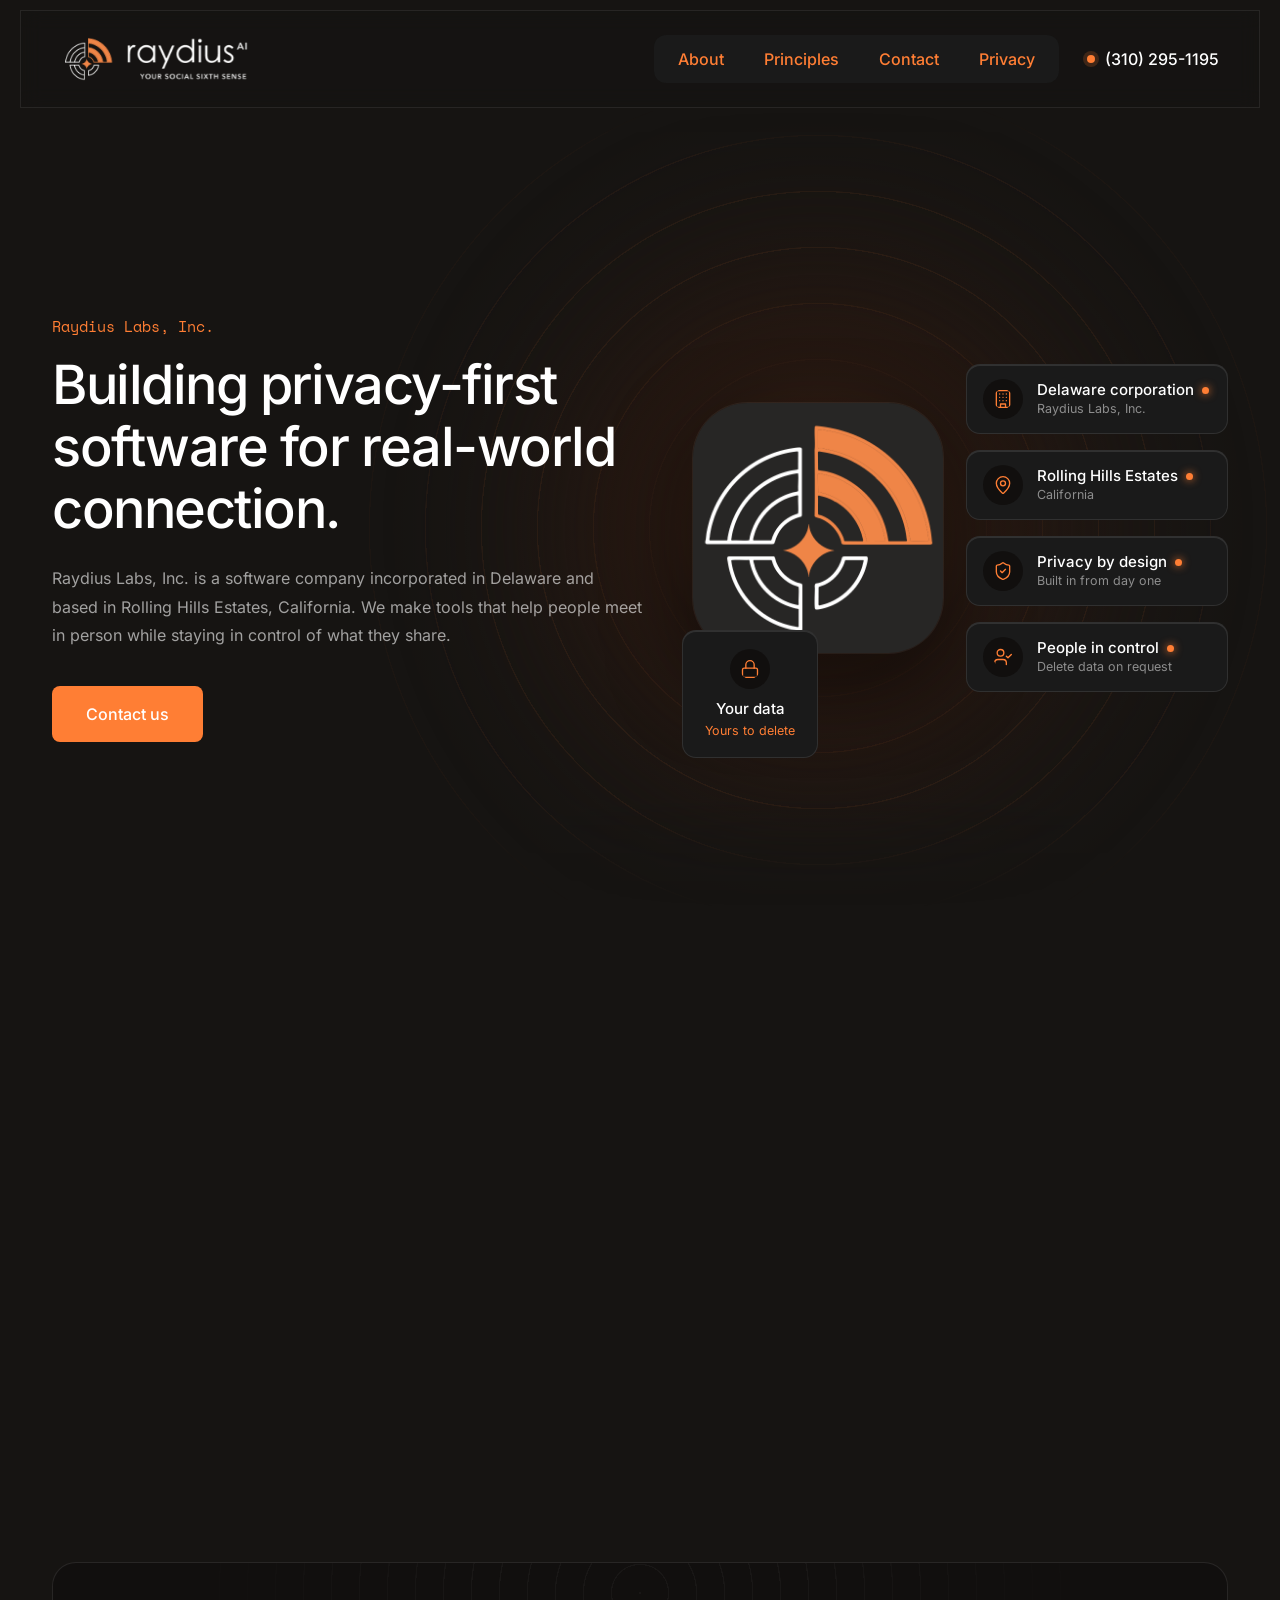
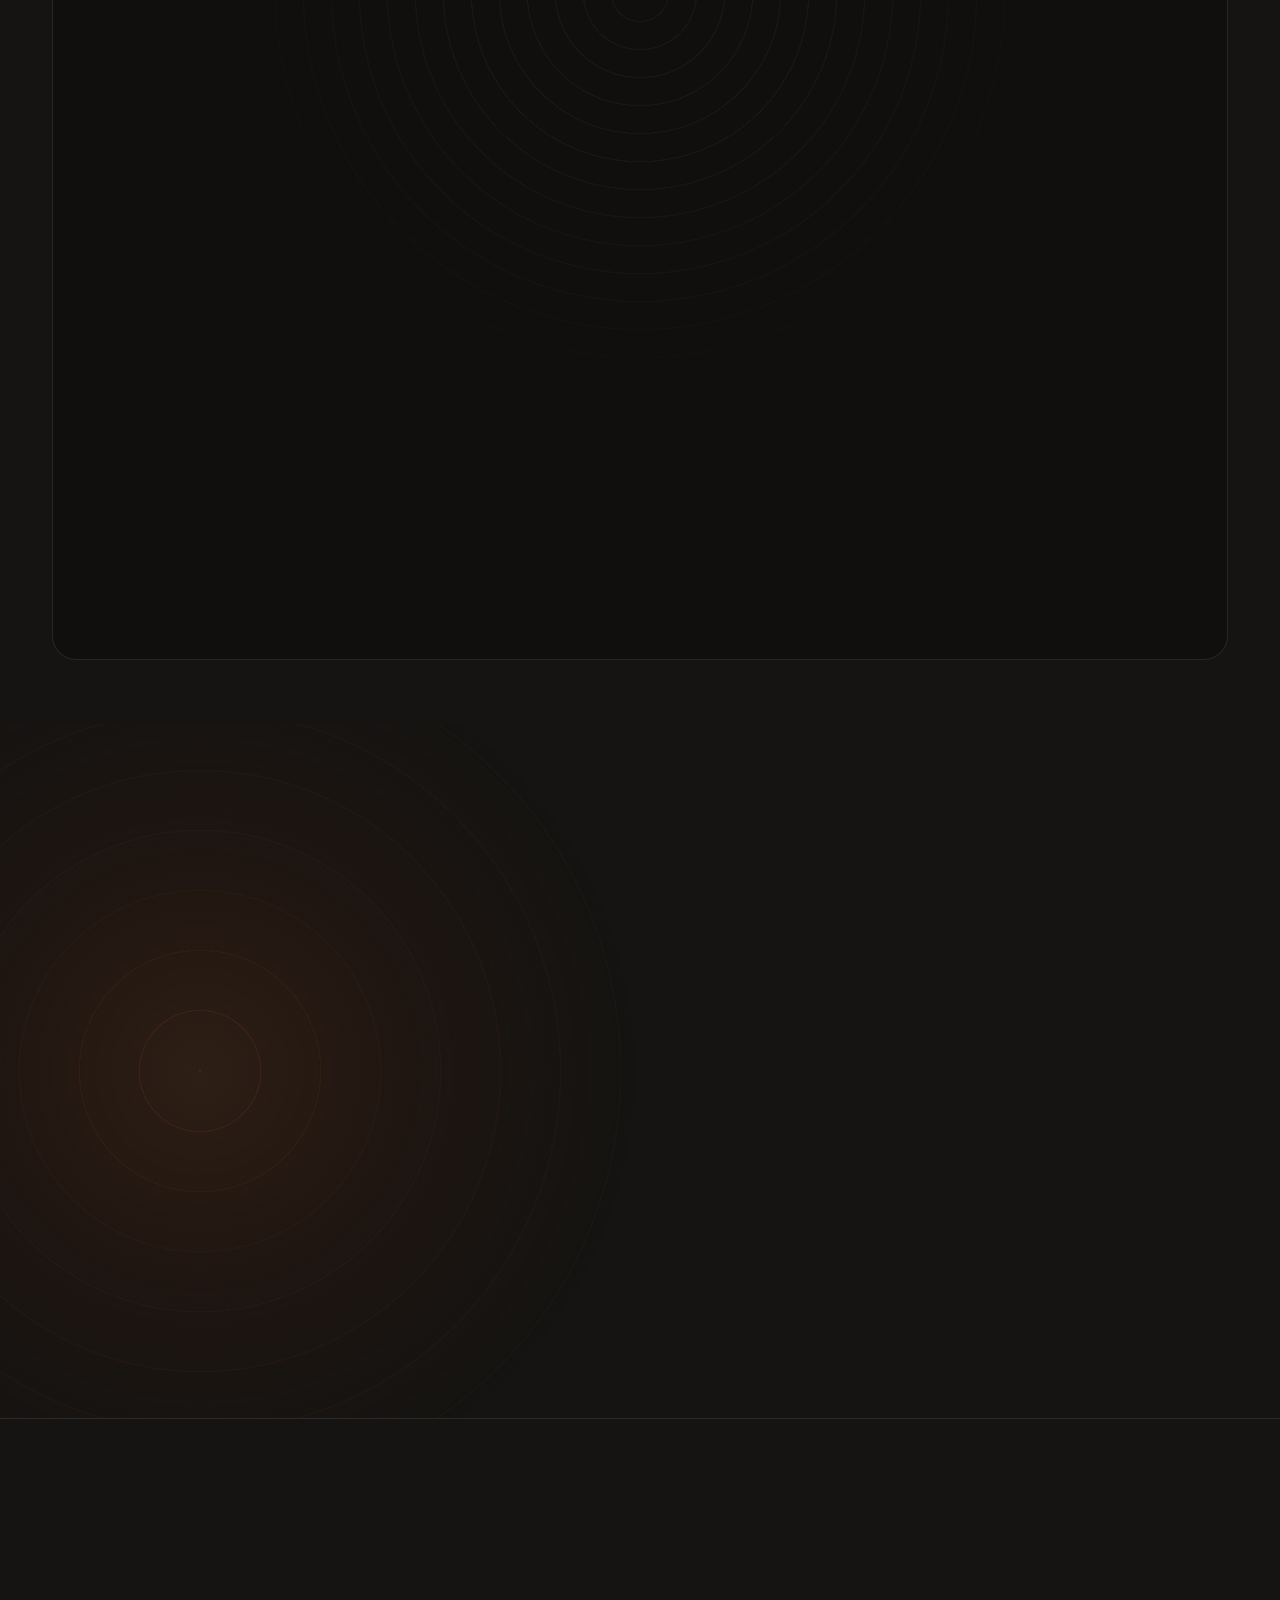
<file: index.html>
<!doctype html>
<html lang="en">
<head>
<meta charset="utf-8">
<meta name="viewport" content="width=device-width, initial-scale=1">
<meta name="facebook-domain-verification" content="yglqs19a808cx8rzmtm6hwnmjdxn8h" />
<title>Raydius Labs, Inc.</title>
<meta name="description" content="Raydius Labs, Inc. is a Delaware software company based in Rolling Hills Estates, California.">
<link rel="canonical" href="https://raydiuslabs.com/">
<link rel="icon" href="/assets/img/cropped-icon-raydius-512x512-blk-32x32.png" sizes="32x32">
<link rel="icon" href="/assets/img/cropped-icon-raydius-512x512-blk-192x192.png" sizes="192x192">
<link rel="apple-touch-icon" href="/assets/img/cropped-icon-raydius-512x512-blk-180x180.png">
<meta name="msapplication-TileImage" content="/assets/img/cropped-icon-raydius-512x512-blk-270x270.png">
<meta name="theme-color" content="#161412">
<link rel="preload" href="/assets/fonts/Inter-Variable-latin.woff2" as="font" type="font/woff2" crossorigin>
<script>(function(h,w){if("IntersectionObserver"in w&&!w.matchMedia("(prefers-reduced-motion: reduce)").matches){h.classList.add("js");var f=function(){if(!w.__mo)h.classList.remove("js")};document.addEventListener("DOMContentLoaded",f);setTimeout(f,3000)}})(document.documentElement,window)</script>
<link rel="stylesheet" href="/style.css">
</head>
<body class="home">
<header class="hdr"><div class="in"><a class="logo" href="/" aria-label="Raydius Labs, Inc. home"><img src="/assets/img/logo-web-raydius-fill.png" alt="Raydius" width="468" height="108"></a><div class="right"><nav class="nav" aria-label="Main"><a href="#about">About</a><a href="#principles">Principles</a><a href="#contact">Contact</a><a href="/privacy/">Privacy</a></nav><a class="cta" href="tel:+13102951195">(310) 295-1195</a></div><a class="burger" href="#menu" aria-label="Open menu" aria-controls="menu"><span></span></a></div><div id="menu" class="drawer" role="dialog" aria-label="Menu"><div class="dtop"><a class="logo" href="/" aria-label="Raydius Labs, Inc. home"><img src="/assets/img/logo-web-raydius-fill.png" alt="Raydius" width="468" height="108"></a><a class="dx" href="#" aria-label="Close menu"><span></span></a></div><nav class="dnav" aria-label="Mobile"><a href="#about">About</a><a href="#principles">Principles</a><a href="#contact">Contact</a><a href="/privacy/">Privacy</a><a href="/data-deletion/">Data Deletion</a></nav><p class="dmeta"><a href="tel:+13102951195">(310) 295-1195</a><a href="mailto:nate@raydiuslabs.com">nate@raydiuslabs.com</a></p></div></header>
<main>
<section class="hero hv1"><div class="wrap grid">
<div><span class="eyebrow">Raydius Labs, Inc.</span><h1>Building privacy-first software for real-world connection.</h1><p class="lead">Raydius Labs, Inc. is a software company incorporated in Delaware and based in Rolling Hills Estates, California. We make tools that help people meet in person while staying in control of what they share.</p><a class="btn" href="#contact">Contact us</a></div>
<div class="art"><div class="rings"></div><img class="mark" src="/assets/img/icon-raydius-512x512-bkgrd-1.png" alt="" width="512" height="512">
<ul class="chips"><li><svg class="ico" viewBox="0 0 24 24" aria-hidden="true"><rect x="4" y="2" width="16" height="20" rx="2"/><path d="M9 22v-4h6v4M8 6h.01M16 6h.01M12 6h.01M12 10h.01M12 14h.01M16 10h.01M16 14h.01M8 10h.01M8 14h.01"/></svg><div><b>Delaware corporation<i></i></b><span>Raydius Labs, Inc.</span></div></li><li><svg class="ico" viewBox="0 0 24 24" aria-hidden="true"><path d="M20 10c0 4.99-5.54 10.19-7.4 11.8a1 1 0 0 1-1.2 0C9.54 20.19 4 14.99 4 10a8 8 0 0 1 16 0"/><circle cx="12" cy="10" r="3"/></svg><div><b>Rolling Hills Estates<i></i></b><span>California</span></div></li><li><svg class="ico" viewBox="0 0 24 24" aria-hidden="true"><path d="M20 13c0 5-3.5 7.5-7.66 8.95a1 1 0 0 1-.67-.01C7.5 20.5 4 18 4 13V6a1 1 0 0 1 1-1c2 0 4.5-1.2 6.24-2.72a1.17 1.17 0 0 1 1.52 0C14.51 3.81 17 5 19 5a1 1 0 0 1 1 1z"/><path d="m9 12 2 2 4-4"/></svg><div><b>Privacy by design<i></i></b><span>Built in from day one</span></div></li><li><svg class="ico" viewBox="0 0 24 24" aria-hidden="true"><circle cx="9" cy="7" r="4"/><path d="M16 21v-2a4 4 0 0 0-4-4H6a4 4 0 0 0-4 4v2"/><path d="m16 11 2 2 4-4"/></svg><div><b>People in control<i></i></b><span>Delete data on request</span></div></li></ul>
<a class="tag" href="/data-deletion/"><svg class="ico" viewBox="0 0 24 24" aria-hidden="true"><rect x="3" y="11" width="18" height="11" rx="2"/><path d="M7 11V7a5 5 0 0 1 10 0v4"/></svg><b>Your data</b><span>Yours to delete</span></a></div></div></section>
<section id="about" class="ab2"><div class="wrap split"><div class="txt"><span class="eyebrow">About us</span><h2>Built for people in the same room.</h2><p>Raydius Labs, Inc. is a small software company. We build tools that help people who are in the same place find each other and connect in person.</p><p>Privacy comes first, by design: people choose what they share and with whom, and they can ask us to delete their data at any time.</p></div>
<div class="sheet panel"><div class="rings"></div><dl><div><dt>Company</dt><dd>Raydius Labs, Inc.</dd></div><div><dt>Incorporated</dt><dd>Delaware, United States</dd></div><div><dt>Based in</dt><dd>Rolling Hills Estates, California</dd></div><div><dt>Focus</dt><dd>Software for in-person connection</dd></div><div><dt>Approach</dt><dd>Privacy first, people in control</dd></div></dl></div></div></section>
<section id="principles"><div class="wrap"><div class="ppanel"><div class="center"><span class="eyebrow">What we stand for</span><h2>Three principles behind our work.</h2><p class="lead">Three commitments shape every decision Raydius Labs makes, from the first sketch to the last line of code.</p></div><div class="pgrid"><div class="pc"><span class="badge"><svg class="ico" viewBox="0 0 24 24" aria-hidden="true"><path d="M20 13c0 5-3.5 7.5-7.66 8.95a1 1 0 0 1-.67-.01C7.5 20.5 4 18 4 13V6a1 1 0 0 1 1-1c2 0 4.5-1.2 6.24-2.72a1.17 1.17 0 0 1 1.52 0C14.51 3.81 17 5 19 5a1 1 0 0 1 1 1z"/><path d="m9 12 2 2 4-4"/></svg></span><h4>Privacy by design</h4><p>Privacy is planned in from the first line of code, never added at the end.</p></div><div class="pc"><span class="badge"><svg class="ico" viewBox="0 0 24 24" aria-hidden="true"><circle cx="9" cy="7" r="4"/><path d="M16 21v-2a4 4 0 0 0-4-4H6a4 4 0 0 0-4 4v2"/><path d="m16 11 2 2 4-4"/></svg></span><h4>People stay in control</h4><p>People choose what they share and with whom, and can ask us to delete their data at any time.</p></div><div class="pc"><span class="badge"><svg class="ico" viewBox="0 0 24 24" aria-hidden="true"><path d="M16 21v-2a4 4 0 0 0-4-4H6a4 4 0 0 0-4 4v2"/><circle cx="9" cy="7" r="4"/><path d="M22 21v-2a4 4 0 0 0-3-3.87"/><path d="M16 3.13a4 4 0 0 1 0 7.75"/></svg></span><h4>Built for in-person moments</h4><p>Our work is about the real world: better connections between people face to face.</p></div></div></div></div></section>
<section id="contact" class="ct2"><div class="ct2-glow" aria-hidden="true"></div><div class="wrap ct2-grid"><div><span class="eyebrow">Contact us</span><h2>Don&rsquo;t hesitate to reach out.</h2><p class="ct2-lead">Questions about Raydius Labs, Inc. or about your data? Reach us directly; a person reads every message.</p><ul class="ct2-list">
<li><svg class="ico" viewBox="0 0 24 24" aria-hidden="true"><rect x="2" y="4" width="20" height="16" rx="2"/><path d="m22 7-8.97 5.7a1.94 1.94 0 0 1-2.06 0L2 7"/></svg><a href="mailto:nate@raydiuslabs.com">nate@raydiuslabs.com</a></li>
<li><svg class="ico" viewBox="0 0 24 24" aria-hidden="true"><path d="M22 16.92v3a2 2 0 0 1-2.18 2 19.8 19.8 0 0 1-8.63-3.07 19.5 19.5 0 0 1-6-6 19.8 19.8 0 0 1-3.07-8.67A2 2 0 0 1 4.11 2h3a2 2 0 0 1 2 1.72c.13.96.36 1.9.7 2.81a2 2 0 0 1-.45 2.11L8.09 9.91a16 16 0 0 0 6 6l1.27-1.27a2 2 0 0 1 2.11-.45c.91.34 1.85.57 2.81.7A2 2 0 0 1 22 16.92z"/></svg><a href="tel:+13102951195">(310) 295-1195</a></li>
<li><svg class="ico" viewBox="0 0 24 24" aria-hidden="true"><path d="M20 10c0 4.99-5.54 10.19-7.4 11.8a1 1 0 0 1-1.2 0C9.54 20.19 4 14.99 4 10a8 8 0 0 1 16 0"/><circle cx="12" cy="10" r="3"/></svg><span>Raydius Labs, Inc.<br>609 Deep Valley Dr, Suite 200<br>Rolling Hills Estates, CA 90274</span></li></ul></div>
<div class="ct2-card"><p class="ct2-ct">Raydius Labs, Inc. <span>A Delaware corporation</span></p><a class="ct2-row" href="/privacy/"><svg class="ico" viewBox="0 0 24 24" aria-hidden="true"><path d="M15 2H6a2 2 0 0 0-2 2v16a2 2 0 0 0 2 2h12a2 2 0 0 0 2-2V7Z"/><path d="M14 2v4a2 2 0 0 0 2 2h4"/><path d="M10 13H8M16 17H8M16 13h-2"/></svg><span><b>Privacy Policy</b>How we collect, use and protect information.</span><svg class="ico arr" viewBox="0 0 24 24" aria-hidden="true"><path d="M5 12h14M12 5l7 7-7 7"/></svg></a><a class="ct2-row" href="/data-deletion/"><svg class="ico" viewBox="0 0 24 24" aria-hidden="true"><path d="M3 6h18M19 6v14c0 1-1 2-2 2H7c-1 0-2-1-2-2V6M8 6V4c0-1 1-2 2-2h4c1 0 2 1 2 2v2"/><path d="M10 11v6M14 11v6"/></svg><span><b>Data Deletion</b>How to request deletion of your data.</span><svg class="ico arr" viewBox="0 0 24 24" aria-hidden="true"><path d="M5 12h14M12 5l7 7-7 7"/></svg></a><a class="btn ct2-btn" href="mailto:nate@raydiuslabs.com">Email us</a></div></div></section>
</main>
<footer class="f1"><div class="wrap top"><a class="logo" href="/"><img src="/assets/img/logo-web-raydius-fill.png" alt="Raydius" width="468" height="108"></a><nav class="icl" aria-label="Legal"><a href="/privacy/"><svg class="ico fi" viewBox="0 0 24 24" aria-hidden="true"><path d="M15 2H6a2 2 0 0 0-2 2v16a2 2 0 0 0 2 2h12a2 2 0 0 0 2-2V7Z"/><path d="M14 2v4a2 2 0 0 0 2 2h4"/></svg>Privacy Policy</a><a href="/data-deletion/"><svg class="ico fi" viewBox="0 0 24 24" aria-hidden="true"><path d="M3 6h18M19 6v14c0 1-1 2-2 2H7c-1 0-2-1-2-2V6M8 6V4c0-1 1-2 2-2h4c1 0 2 1 2 2v2"/></svg>Data Deletion</a><a href="mailto:nate@raydiuslabs.com"><svg class="ico fi" viewBox="0 0 24 24" aria-hidden="true"><rect x="2" y="4" width="20" height="16" rx="2"/><path d="m22 7-8.97 5.7a1.94 1.94 0 0 1-2.06 0L2 7"/></svg>Contact Us</a></nav></div>
<div class="rule"></div><div class="wrap bot"><p>&copy; 2026 Raydius Labs, Inc. A Delaware corporation.</p><p>609 Deep Valley Dr, Suite 200, Rolling Hills Estates, CA 90274 &middot; <a href="tel:+13102951195">(310) 295-1195</a></p></div></footer>
<script>(()=>{const h=document.querySelector(".hdr");let y=scrollY;addEventListener("scroll",()=>{const n=scrollY;h.classList.toggle("scrolled",n>40);h.classList.toggle("hide",n>y&&n>200);y=n},{passive:true});document.querySelectorAll(".drawer a[href^='#'],.drawer a[href^='/']").forEach(a=>a.addEventListener("click",()=>{if(location.hash==="#menu")history.replaceState(null,"",location.pathname)}))})()</script>
<script src="/motion.js" defer></script>
</body></html>
</file>
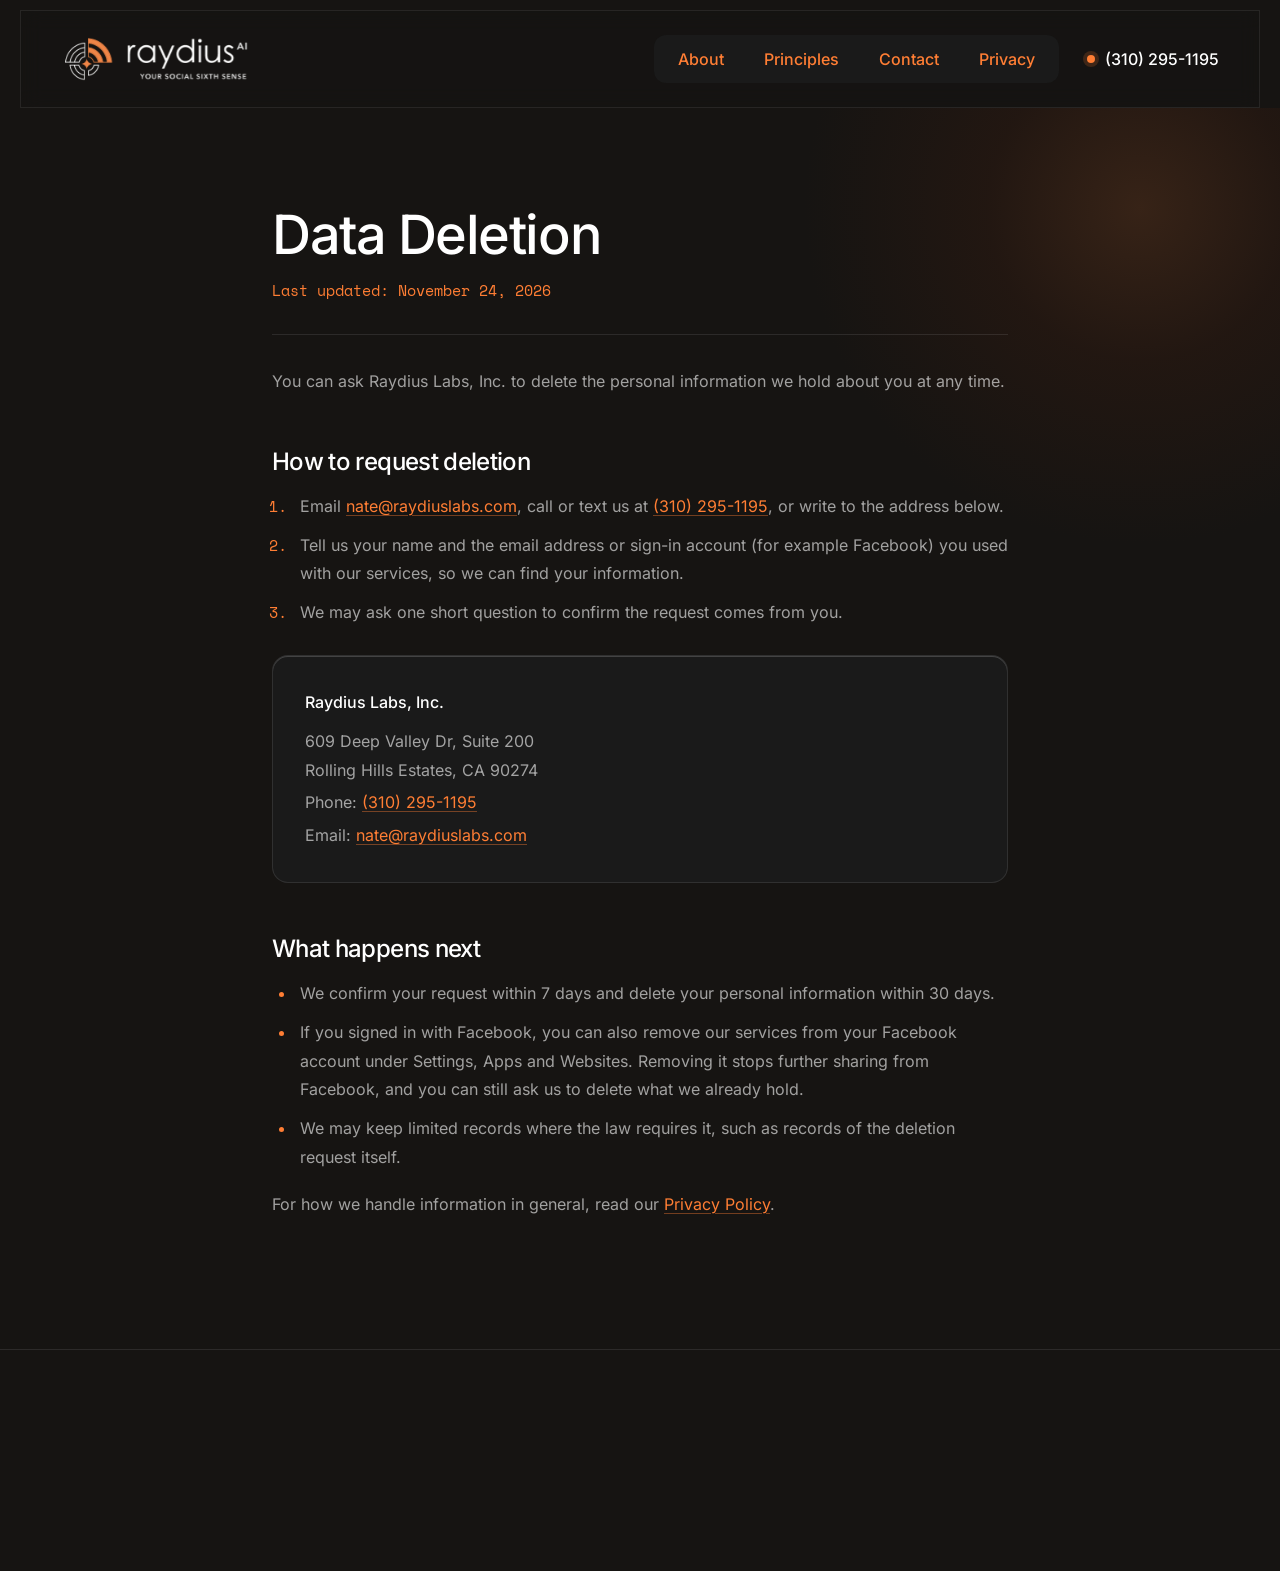
<file: data-deletion/index.html>
<!doctype html>
<html lang="en">
<head>
<meta charset="utf-8">
<meta name="viewport" content="width=device-width, initial-scale=1">
<title>Data Deletion | Raydius Labs, Inc.</title>
<meta name="description" content="How to ask Raydius Labs, Inc. to delete your personal data.">
<link rel="canonical" href="https://raydiuslabs.com/data-deletion/">
<link rel="icon" href="/assets/img/cropped-icon-raydius-512x512-blk-32x32.png" sizes="32x32">
<link rel="icon" href="/assets/img/cropped-icon-raydius-512x512-blk-192x192.png" sizes="192x192">
<link rel="apple-touch-icon" href="/assets/img/cropped-icon-raydius-512x512-blk-180x180.png">
<meta name="msapplication-TileImage" content="/assets/img/cropped-icon-raydius-512x512-blk-270x270.png">
<meta name="theme-color" content="#161412">
<link rel="preload" href="/assets/fonts/Inter-Variable-latin.woff2" as="font" type="font/woff2" crossorigin>
<script>(function(h,w){if("IntersectionObserver"in w&&!w.matchMedia("(prefers-reduced-motion: reduce)").matches){h.classList.add("js");var f=function(){if(!w.__mo)h.classList.remove("js")};document.addEventListener("DOMContentLoaded",f);setTimeout(f,3000)}})(document.documentElement,window)</script>
<link rel="stylesheet" href="/style.css">
</head>
<body class="policy">
<header class="hdr"><div class="in"><a class="logo" href="/" aria-label="Raydius Labs, Inc. home"><img src="/assets/img/logo-web-raydius-fill.png" alt="Raydius" width="468" height="108"></a><div class="right"><nav class="nav" aria-label="Main"><a href="/#about">About</a><a href="/#principles">Principles</a><a href="/#contact">Contact</a><a href="/privacy/">Privacy</a></nav><a class="cta" href="tel:+13102951195">(310) 295-1195</a></div><a class="burger" href="#menu" aria-label="Open menu" aria-controls="menu"><span></span></a></div><div id="menu" class="drawer" role="dialog" aria-label="Menu"><div class="dtop"><a class="logo" href="/" aria-label="Raydius Labs, Inc. home"><img src="/assets/img/logo-web-raydius-fill.png" alt="Raydius" width="468" height="108"></a><a class="dx" href="#" aria-label="Close menu"><span></span></a></div><nav class="dnav" aria-label="Mobile"><a href="/#about">About</a><a href="/#principles">Principles</a><a href="/#contact">Contact</a><a href="/privacy/">Privacy</a><a href="/data-deletion/" aria-current="page">Data Deletion</a></nav><p class="dmeta"><a href="tel:+13102951195">(310) 295-1195</a><a href="mailto:nate@raydiuslabs.com">nate@raydiuslabs.com</a></p></div></header>
<main class="pmain"><div class="wrap"><article class="prose">
<h1>Data Deletion</h1>
<p class="updated">Last updated: November 24, 2026</p>
<p>You can ask Raydius Labs, Inc. to delete the personal information we hold about you at any time.</p>

<h2>How to request deletion</h2>
<ol>
<li>Email <a href="mailto:nate@raydiuslabs.com">nate@raydiuslabs.com</a>, call or text us at <a href="tel:+13102951195">(310) 295-1195</a>, or write to the address below.</li>
<li>Tell us your name and the email address or sign-in account (for example Facebook) you used with our services, so we can find your information.</li>
<li>We may ask one short question to confirm the request comes from you.</li>
</ol>
<div class="card">
<p><strong>Raydius Labs, Inc.</strong></p>
<p>609 Deep Valley Dr, Suite 200<br>Rolling Hills Estates, CA 90274</p>
<p>Phone: <a href="tel:+13102951195">(310) 295-1195</a></p>
<p>Email: <a href="mailto:nate@raydiuslabs.com">nate@raydiuslabs.com</a></p>
</div>

<h2>What happens next</h2>
<ul>
<li>We confirm your request within 7 days and delete your personal information within 30 days.</li>
<li>If you signed in with Facebook, you can also remove our services from your Facebook account under Settings, Apps and Websites. Removing it stops further sharing from Facebook, and you can still ask us to delete what we already hold.</li>
<li>We may keep limited records where the law requires it, such as records of the deletion request itself.</li>
</ul>
<p>For how we handle information in general, read our <a href="/privacy/">Privacy Policy</a>.</p>
</article></div></main>
<footer class="f1"><div class="wrap top"><a class="logo" href="/" aria-label="Raydius Labs, Inc. home"><img src="/assets/img/logo-web-raydius-fill.png" alt="Raydius" width="468" height="108"></a><nav class="icl" aria-label="Legal"><a href="/privacy/"><svg class="ico fi" viewBox="0 0 24 24" aria-hidden="true"><path d="M15 2H6a2 2 0 0 0-2 2v16a2 2 0 0 0 2 2h12a2 2 0 0 0 2-2V7Z"/><path d="M14 2v4a2 2 0 0 0 2 2h4"/></svg>Privacy Policy</a><a href="/data-deletion/"><svg class="ico fi" viewBox="0 0 24 24" aria-hidden="true"><path d="M3 6h18M19 6v14c0 1-1 2-2 2H7c-1 0-2-1-2-2V6M8 6V4c0-1 1-2 2-2h4c1 0 2 1 2 2v2"/></svg>Data Deletion</a><a href="mailto:nate@raydiuslabs.com"><svg class="ico fi" viewBox="0 0 24 24" aria-hidden="true"><rect x="2" y="4" width="20" height="16" rx="2"/><path d="m22 7-8.97 5.7a1.94 1.94 0 0 1-2.06 0L2 7"/></svg>Contact Us</a></nav></div>
<div class="rule"></div><div class="wrap bot"><p>&copy; 2026 Raydius Labs, Inc. A Delaware corporation.</p><p>609 Deep Valley Dr, Suite 200, Rolling Hills Estates, CA 90274 &middot; <a href="tel:+13102951195">(310) 295-1195</a></p></div></footer>
<script>(()=>{const h=document.querySelector(".hdr");let y=scrollY;addEventListener("scroll",()=>{const n=scrollY;h.classList.toggle("scrolled",n>40);h.classList.toggle("hide",n>y&&n>200);y=n},{passive:true});document.querySelectorAll(".drawer a[href^='#'],.drawer a[href^='/']").forEach(a=>a.addEventListener("click",()=>{if(location.hash==="#menu")history.replaceState(null,"",location.pathname)}))})()</script>
<script src="/motion.js" defer></script>
</body></html>
</file>
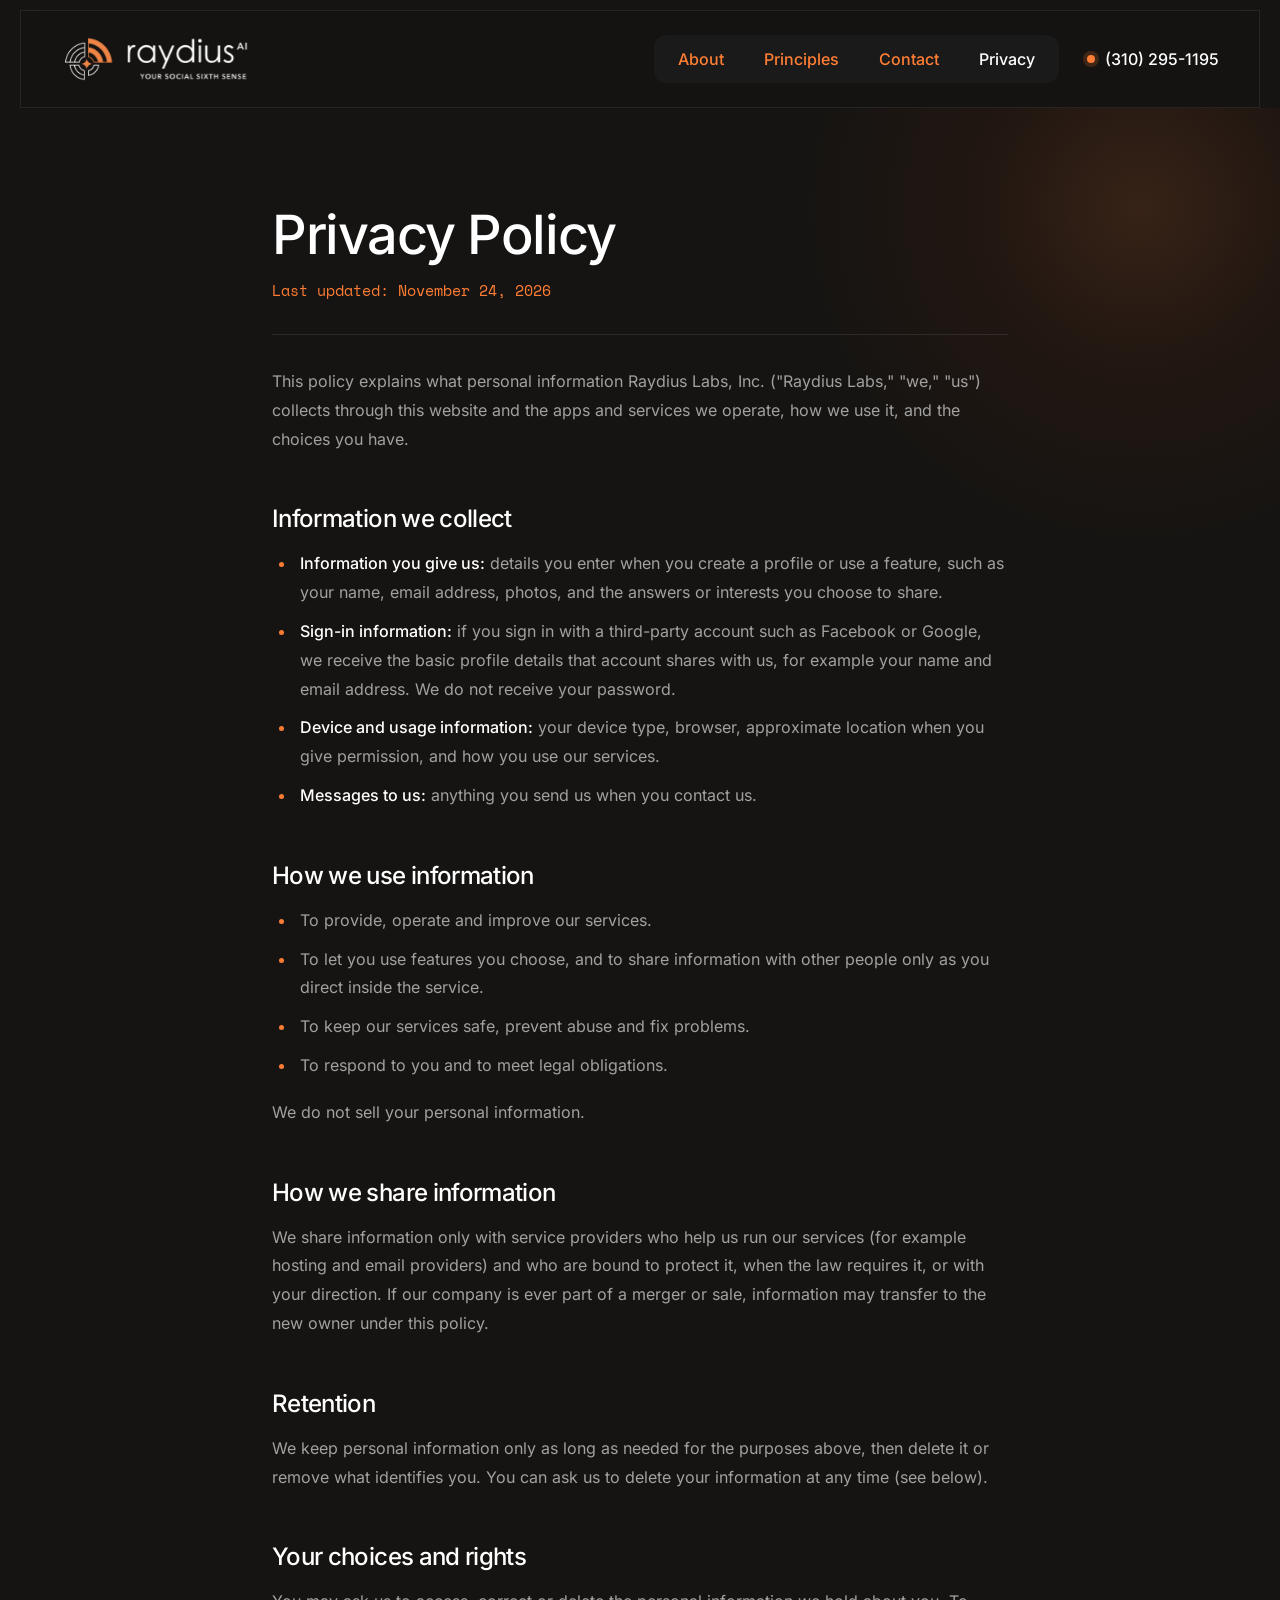
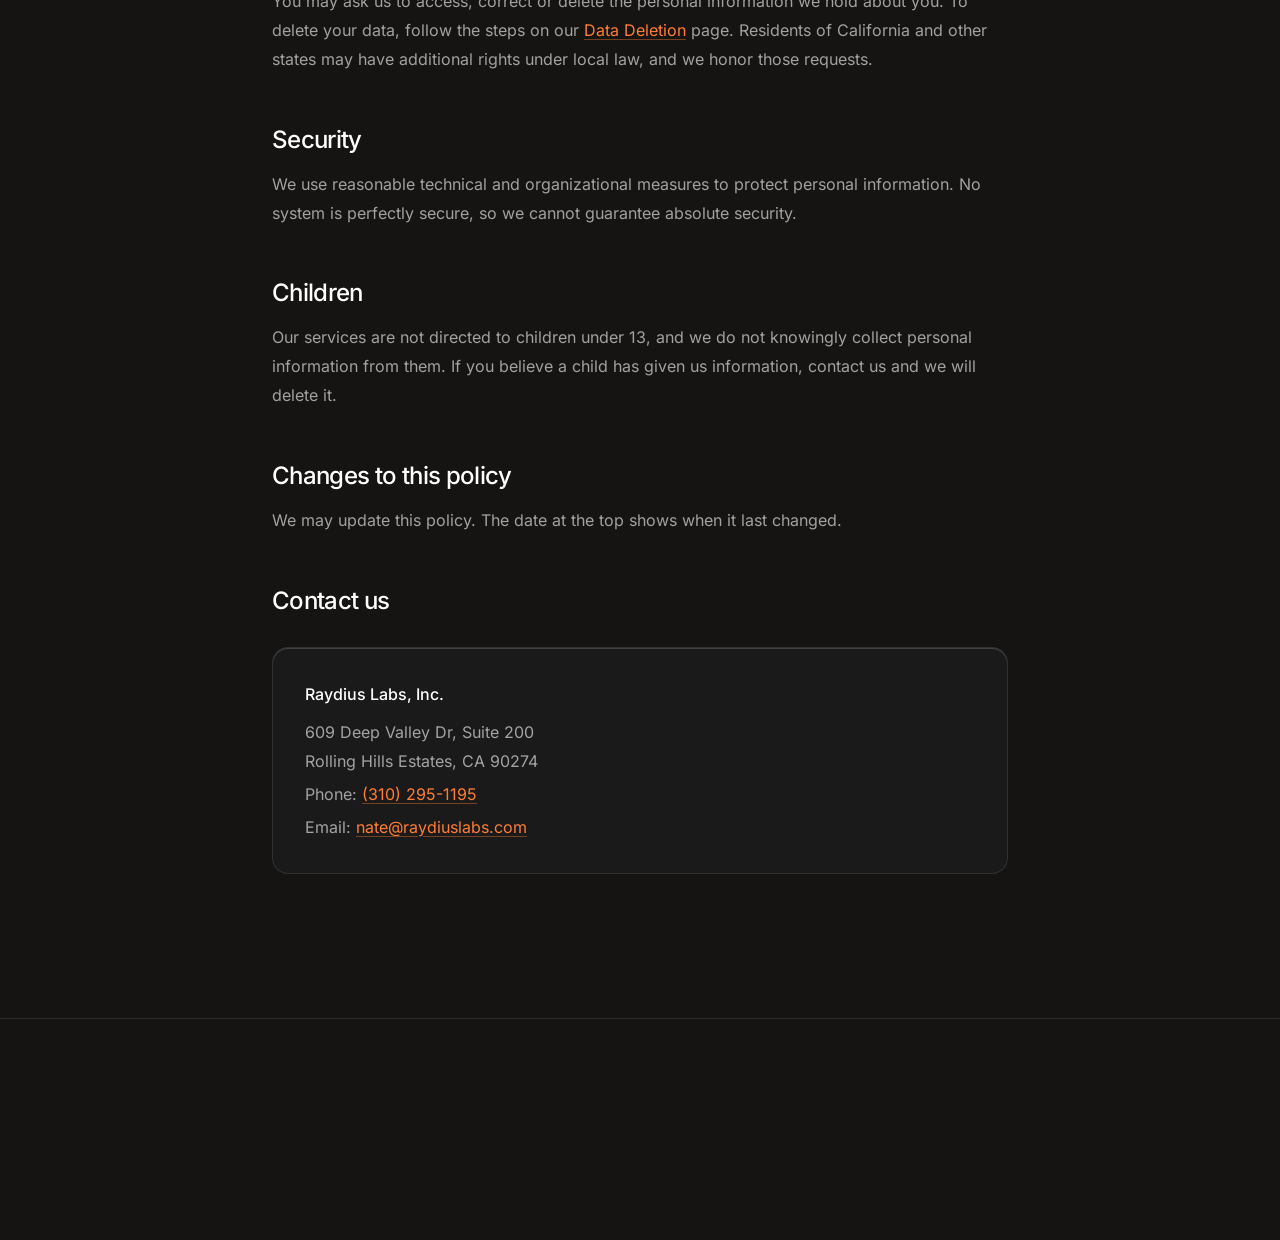
<file: privacy/index.html>
<!doctype html>
<html lang="en">
<head>
<meta charset="utf-8">
<meta name="viewport" content="width=device-width, initial-scale=1">
<title>Privacy Policy | Raydius Labs, Inc.</title>
<meta name="description" content="How Raydius Labs, Inc. collects, uses and protects personal information.">
<link rel="canonical" href="https://raydiuslabs.com/privacy/">
<link rel="icon" href="/assets/img/cropped-icon-raydius-512x512-blk-32x32.png" sizes="32x32">
<link rel="icon" href="/assets/img/cropped-icon-raydius-512x512-blk-192x192.png" sizes="192x192">
<link rel="apple-touch-icon" href="/assets/img/cropped-icon-raydius-512x512-blk-180x180.png">
<meta name="msapplication-TileImage" content="/assets/img/cropped-icon-raydius-512x512-blk-270x270.png">
<meta name="theme-color" content="#161412">
<link rel="preload" href="/assets/fonts/Inter-Variable-latin.woff2" as="font" type="font/woff2" crossorigin>
<script>(function(h,w){if("IntersectionObserver"in w&&!w.matchMedia("(prefers-reduced-motion: reduce)").matches){h.classList.add("js");var f=function(){if(!w.__mo)h.classList.remove("js")};document.addEventListener("DOMContentLoaded",f);setTimeout(f,3000)}})(document.documentElement,window)</script>
<link rel="stylesheet" href="/style.css">
</head>
<body class="policy">
<header class="hdr"><div class="in"><a class="logo" href="/" aria-label="Raydius Labs, Inc. home"><img src="/assets/img/logo-web-raydius-fill.png" alt="Raydius" width="468" height="108"></a><div class="right"><nav class="nav" aria-label="Main"><a href="/#about">About</a><a href="/#principles">Principles</a><a href="/#contact">Contact</a><a href="/privacy/" aria-current="page">Privacy</a></nav><a class="cta" href="tel:+13102951195">(310) 295-1195</a></div><a class="burger" href="#menu" aria-label="Open menu" aria-controls="menu"><span></span></a></div><div id="menu" class="drawer" role="dialog" aria-label="Menu"><div class="dtop"><a class="logo" href="/" aria-label="Raydius Labs, Inc. home"><img src="/assets/img/logo-web-raydius-fill.png" alt="Raydius" width="468" height="108"></a><a class="dx" href="#" aria-label="Close menu"><span></span></a></div><nav class="dnav" aria-label="Mobile"><a href="/#about">About</a><a href="/#principles">Principles</a><a href="/#contact">Contact</a><a href="/privacy/" aria-current="page">Privacy</a><a href="/data-deletion/">Data Deletion</a></nav><p class="dmeta"><a href="tel:+13102951195">(310) 295-1195</a><a href="mailto:nate@raydiuslabs.com">nate@raydiuslabs.com</a></p></div></header>
<main class="pmain"><div class="wrap"><article class="prose">
<h1>Privacy Policy</h1>
<p class="updated">Last updated: November 24, 2026</p>
<p>This policy explains what personal information Raydius Labs, Inc. ("Raydius Labs," "we," "us") collects through this website and the apps and services we operate, how we use it, and the choices you have.</p>

<h2>Information we collect</h2>
<ul>
<li><strong>Information you give us:</strong> details you enter when you create a profile or use a feature, such as your name, email address, photos, and the answers or interests you choose to share.</li>
<li><strong>Sign-in information:</strong> if you sign in with a third-party account such as Facebook or Google, we receive the basic profile details that account shares with us, for example your name and email address. We do not receive your password.</li>
<li><strong>Device and usage information:</strong> your device type, browser, approximate location when you give permission, and how you use our services.</li>
<li><strong>Messages to us:</strong> anything you send us when you contact us.</li>
</ul>

<h2>How we use information</h2>
<ul>
<li>To provide, operate and improve our services.</li>
<li>To let you use features you choose, and to share information with other people only as you direct inside the service.</li>
<li>To keep our services safe, prevent abuse and fix problems.</li>
<li>To respond to you and to meet legal obligations.</li>
</ul>
<p>We do not sell your personal information.</p>

<h2>How we share information</h2>
<p>We share information only with service providers who help us run our services (for example hosting and email providers) and who are bound to protect it, when the law requires it, or with your direction. If our company is ever part of a merger or sale, information may transfer to the new owner under this policy.</p>

<h2>Retention</h2>
<p>We keep personal information only as long as needed for the purposes above, then delete it or remove what identifies you. You can ask us to delete your information at any time (see below).</p>

<h2>Your choices and rights</h2>
<p>You may ask us to access, correct or delete the personal information we hold about you. To delete your data, follow the steps on our <a href="/data-deletion/">Data Deletion</a> page. Residents of California and other states may have additional rights under local law, and we honor those requests.</p>

<h2>Security</h2>
<p>We use reasonable technical and organizational measures to protect personal information. No system is perfectly secure, so we cannot guarantee absolute security.</p>

<h2>Children</h2>
<p>Our services are not directed to children under 13, and we do not knowingly collect personal information from them. If you believe a child has given us information, contact us and we will delete it.</p>

<h2>Changes to this policy</h2>
<p>We may update this policy. The date at the top shows when it last changed.</p>

<h2>Contact us</h2>
<div class="card">
<p><strong>Raydius Labs, Inc.</strong></p>
<p>609 Deep Valley Dr, Suite 200<br>Rolling Hills Estates, CA 90274</p>
<p>Phone: <a href="tel:+13102951195">(310) 295-1195</a></p>
<p>Email: <a href="mailto:nate@raydiuslabs.com">nate@raydiuslabs.com</a></p>
</div>
</article></div></main>
<footer class="f1"><div class="wrap top"><a class="logo" href="/" aria-label="Raydius Labs, Inc. home"><img src="/assets/img/logo-web-raydius-fill.png" alt="Raydius" width="468" height="108"></a><nav class="icl" aria-label="Legal"><a href="/privacy/"><svg class="ico fi" viewBox="0 0 24 24" aria-hidden="true"><path d="M15 2H6a2 2 0 0 0-2 2v16a2 2 0 0 0 2 2h12a2 2 0 0 0 2-2V7Z"/><path d="M14 2v4a2 2 0 0 0 2 2h4"/></svg>Privacy Policy</a><a href="/data-deletion/"><svg class="ico fi" viewBox="0 0 24 24" aria-hidden="true"><path d="M3 6h18M19 6v14c0 1-1 2-2 2H7c-1 0-2-1-2-2V6M8 6V4c0-1 1-2 2-2h4c1 0 2 1 2 2v2"/></svg>Data Deletion</a><a href="mailto:nate@raydiuslabs.com"><svg class="ico fi" viewBox="0 0 24 24" aria-hidden="true"><rect x="2" y="4" width="20" height="16" rx="2"/><path d="m22 7-8.97 5.7a1.94 1.94 0 0 1-2.06 0L2 7"/></svg>Contact Us</a></nav></div>
<div class="rule"></div><div class="wrap bot"><p>&copy; 2026 Raydius Labs, Inc. A Delaware corporation.</p><p>609 Deep Valley Dr, Suite 200, Rolling Hills Estates, CA 90274 &middot; <a href="tel:+13102951195">(310) 295-1195</a></p></div></footer>
<script>(()=>{const h=document.querySelector(".hdr");let y=scrollY;addEventListener("scroll",()=>{const n=scrollY;h.classList.toggle("scrolled",n>40);h.classList.toggle("hide",n>y&&n>200);y=n},{passive:true});document.querySelectorAll(".drawer a[href^='#'],.drawer a[href^='/']").forEach(a=>a.addEventListener("click",()=>{if(location.hash==="#menu")history.replaceState(null,"",location.pathname)}))})()</script>
<script src="/motion.js" defer></script>
</body></html>
</file>
<file: style.css>
/* Raydius Labs site styles. */
@font-face{font-family:"Inter";src:url(/assets/fonts/Inter-Variable-latin.woff2) format("woff2");font-weight:100 900;font-display:swap}
@font-face{font-family:"Space Mono";src:url(/assets/fonts/SpaceMono-400.ttf) format("truetype");font-weight:400;font-display:swap}
:root{--bg:#161412;--surface:#1A1A1A;--surface-2:#202020;--sunken:#110F0E;--glow:#271811;--accent:#FF7E34;--text:#fff;--body:rgba(255,255,255,.6);--muted:rgba(255,255,255,.5);--line:rgba(190,190,190,.13);--ease:cubic-bezier(0,.49,.27,.99)}
*{box-sizing:border-box;margin:0;padding:0}
html{scroll-behavior:smooth}
html,body{overflow-x:clip}
body{background:var(--bg);color:var(--body);font:400 16px/28.8px Inter,system-ui,sans-serif;-webkit-font-smoothing:antialiased}
a{color:var(--accent);text-decoration:none;transition:color .3s var(--ease)}
a:hover{color:#fff}
:focus-visible{outline:2px solid var(--accent);outline-offset:3px}
.wrap{width:min(100% - 40px,1176px);margin:0 auto}
h1,h2,h3,h4{color:var(--text);font-weight:500;letter-spacing:-.027em}
h1{font-size:54px;line-height:62px}
h2{font-size:56px;line-height:70px}
h3{font-size:24px;line-height:36px}
h4{font-size:20px;line-height:26px}
.eyebrow{font:400 15px/24px "Space Mono",monospace;color:var(--accent);display:block;margin-bottom:16px}
.lead{max-width:640px}
.center{text-align:center}.center .lead{margin:20px auto 0}
section{padding:96px 0}
.btn{display:inline-block;background:var(--accent);color:#fff;font:500 16px/20px Inter;padding:18px 34px;border-radius:8px;transition:filter .3s ease-out}
.btn:hover{color:#fff;filter:brightness(1.08)}
.btn-ghost{background:var(--surface);border:1px solid var(--line);padding:17px 28px}
.card{background:var(--surface);border:1px solid var(--line);border-radius:16px;padding:32px;box-shadow:inset 0 1px 0 rgba(255,255,255,.18)}
.panel{background:var(--surface);border:1px solid var(--line);border-radius:24px}
.ico{width:28px;height:28px;stroke:var(--accent);fill:none;stroke-width:1.6;stroke-linecap:round;stroke-linejoin:round}
.mark{display:block;border-radius:22%;box-shadow:0 0 0 1px rgba(255,255,255,.06),0 30px 80px rgba(0,0,0,.5)}
.rings{position:absolute;pointer-events:none;border-radius:50%;
 background:radial-gradient(circle,rgba(255,126,52,.22) 0,rgba(39,24,17,.9) 22%,rgba(22,20,18,0) 62%),
 repeating-radial-gradient(circle,rgba(255,126,52,.16) 0 1px,transparent 1.5px 56px);
 -webkit-mask:radial-gradient(circle,#000 30%,transparent 70%);mask:radial-gradient(circle,#000 30%,transparent 70%)}
@media (max-width:760px){h1{font-size:40px;line-height:46px}h2{font-size:36px;line-height:44px}section{padding:64px 0}}
@media (prefers-reduced-motion:reduce){*{animation:none!important;transition:none!important}html{scroll-behavior:auto}}
/* ===== header ===== */
.hdr .logo img{height:44px;width:auto;display:block}
.hdr{transition:transform .4s var(--ease),background .3s ease}.hdr.hide{transform:translateY(-140%)}
.burger{display:none;width:44px;height:44px;align-items:center;justify-content:center}
.burger span,.dx span{display:block;width:20px;height:2px;background:currentColor;box-shadow:0 6px 0 currentColor,0 -6px 0 currentColor}
.drawer{display:none}
.drawer .dtop{display:flex;justify-content:space-between;align-items:center}.drawer .logo img{height:36px;width:auto;display:block}
.dx{width:44px;height:44px;display:flex;align-items:center;justify-content:center;color:#fff}.dx span{box-shadow:none;transform:rotate(45deg);position:relative}.dx span:after{content:"";position:absolute;inset:0;background:currentColor;transform:rotate(90deg)}
.dnav{display:grid}.dnav a{font:500 24px/32px Inter;letter-spacing:-.027em;color:#fff;padding:18px 0;border-bottom:1px solid var(--line)}.dnav a:hover{color:var(--accent)}
.dmeta{display:grid;gap:6px;font:400 15px/24px "Space Mono",monospace;margin-top:32px}
.hdr{position:sticky;top:10px;z-index:10;margin:10px auto 0;width:min(98%,1240px);border:1px solid rgba(255,255,255,.08);background:rgba(22,20,18,.72);backdrop-filter:blur(10px)}
.hdr.scrolled{background:rgba(22,20,18,.92)}
.hdr .in{display:flex;align-items:center;justify-content:space-between;padding:24px 40px}
.hdr .right{display:flex;align-items:center;gap:28px}
.nav{display:flex;gap:40px;background:var(--surface);border-radius:12px;padding:12px 24px}
.nav a{font:500 16px/24px Inter}
.cta{font:500 16px/24px Inter;color:#fff;display:inline-flex;align-items:center;gap:10px}.cta:before{content:"";width:8px;height:8px;border-radius:50%;background:var(--accent);box-shadow:0 0 0 4px rgba(255,126,52,.18)}.cta:hover{color:var(--accent)}
.burger{color:#fff}
@media (max-width:960px){.nav{gap:28px}}
@media (max-width:860px){
 .hdr{backdrop-filter:none;-webkit-backdrop-filter:none;top:0;margin:0;width:100%;border-width:0 0 1px;background:#1A1A1A}.hdr .in{padding:14px 20px}.hdr .logo img{height:38px}
 .hdr .right{display:none}.burger{display:flex;margin-right:-10px}
 .drawer:target{display:block;position:fixed;inset:0;z-index:20;background:var(--bg);padding:14px 20px 40px;overflow:auto}
 .drawer:target .dnav{margin-top:24px}
}

/* ===== hero ===== */
.hero{position:relative;overflow:hidden;padding:160px 0 150px}
.hero .grid{position:relative;display:grid;grid-template-columns:1.05fr .95fr;gap:48px;align-items:center}
.hero .lead{margin:24px 0 36px}
.hero .grid>div:first-child{position:relative;z-index:2}
.hero .art{position:relative;height:540px}
.hero .rings{width:1000px;height:1000px;left:150px;top:50%;transform:translate(-50%,-50%)}
.hero .mark{position:absolute;left:150px;top:50%;width:250px;height:250px;transform:translate(-50%,-50%)}
.hero .chips{position:absolute;right:-48px;top:50%;transform:translateY(-50%);list-style:none;display:grid;gap:16px;width:262px}
.hero .chips li,.hero .tag{display:flex;gap:14px;align-items:center;background:var(--surface);border:1px solid var(--line);border-radius:14px;padding:14px 16px;box-shadow:inset 0 1px 0 rgba(255,255,255,.1)}
.hero .chips .ico,.hero .tag .ico{flex:none;width:40px;height:40px;padding:10px;border-radius:50%;background:var(--sunken)}
.hero .chips b{white-space:nowrap;display:flex;align-items:center;gap:8px;color:#fff;font:500 15px/20px Inter}
.hero .chips b i{width:7px;height:7px;border-radius:50%;background:var(--accent);box-shadow:0 0 8px var(--accent)}
.hero .chips span{display:block;font-size:12.5px;line-height:18px;color:var(--muted)}
.hero .tag{position:absolute;left:-10px;bottom:40px;flex-direction:column;gap:4px;padding:18px 22px;text-align:center;color:var(--body)}
.hero .tag b{color:#fff;font:500 15px/20px Inter;margin-top:6px}.hero .tag span{font-size:12.5px;line-height:16px;color:var(--accent)}
.hero .tag:hover{border-color:rgba(255,126,52,.5)}
@media (max-width:760px){.hero{padding:64px 0 56px}.hero .wrap{width:auto;margin:0 20px}.hero .grid{grid-template-columns:minmax(0,1fr);gap:40px}.hero .lead{margin:20px 0 28px}
.hero .art{height:auto;display:grid;gap:12px;justify-items:center}.hero .rings{width:640px;height:640px;left:50%;top:110px}
.hero .mark{position:relative;left:auto;top:auto;transform:none;width:190px;height:190px;margin-bottom:20px}
.hero .chips{position:relative;right:auto;top:auto;transform:none;width:100%;grid-template-columns:minmax(0,1fr);gap:10px}.hero .chips li{padding:12px 14px;gap:12px}.hero .chips .ico{width:34px;height:34px;padding:8px}
.hero .chips b{font-size:14px;line-height:18px;white-space:normal}.hero .chips li>div{min-width:0}.hero .tag{display:none}}

/* ===== about ===== */
.ab2 .split{display:grid;grid-template-columns:1fr 1fr;gap:72px;align-items:center}
#about.ab2 h2{margin:0 0 28px;max-width:none}.ab2 .txt p+p{margin-top:18px}
.ab2 .sheet{position:relative;overflow:hidden;padding:16px 40px;background:var(--sunken)}
.ab2 .sheet .rings{width:640px;height:640px;right:-300px;top:-300px;opacity:.8}
.ab2 dl{position:relative}
.ab2 dl div{display:grid;grid-template-columns:150px 1fr;gap:16px;padding:22px 0;border-top:1px solid var(--line)}
.ab2 dl div:first-child{border-top:0}
.ab2 dt{font:400 14px/28px "Space Mono",monospace;color:var(--accent)}
.ab2 dd{color:#fff;font:500 18px/28px Inter;letter-spacing:-.01em}
@media (max-width:760px){.ab2 .split{grid-template-columns:1fr;gap:40px}.ab2 .sheet{padding:8px 22px}.ab2 dl div{grid-template-columns:1fr;gap:2px;padding:18px 0}}
@media (max-width:760px){#about .wrap{width:calc(100% - 40px)}}
@media (min-width:761px) and (max-width:1023px){.ab2 .split{gap:48px}#about.ab2 h2{max-width:400px}}

/* ===== principles ===== */
#principles .wrap{width:min(100% - 40px,1176px)}
#principles{padding:64px 0}
#principles .ppanel{position:relative;overflow:hidden;background:var(--sunken);border:1px solid var(--line);border-radius:24px;padding:80px}
#principles .ppanel::before{content:"";position:absolute;left:50%;top:-520px;width:1100px;height:1100px;transform:translateX(-50%);pointer-events:none;border-radius:50%;background:repeating-radial-gradient(circle,rgba(255,255,255,.035) 0 1px,transparent 1.5px 28px);-webkit-mask:radial-gradient(circle,#000 20%,transparent 62%);mask:radial-gradient(circle,#000 20%,transparent 62%)}
#principles .ppanel>*{position:relative}
#principles .pgrid{display:grid;grid-template-columns:repeat(3,1fr);gap:24px;margin-top:56px}
#principles .pc{background:var(--surface);border:1px solid var(--line);border-radius:16px;padding:44px 32px 40px;text-align:center;box-shadow:inset 0 1px 0 rgba(255,255,255,.12);transition:border-color .3s var(--ease)}
#principles .pc:hover{border-color:rgba(255,126,52,.45)}
#principles .badge{display:inline-flex;width:60px;height:60px;border-radius:50%;align-items:center;justify-content:center;background:var(--sunken);box-shadow:0 0 0 1px rgba(255,255,255,.05),0 0 24px rgba(255,126,52,.12)}
#principles .pc h4{margin:24px 0 10px}
@media (max-width:760px){#principles{padding:48px 0}#principles .ppanel{padding:48px 20px}#principles .pgrid{grid-template-columns:1fr;gap:16px;margin-top:40px}#principles .pc{padding:32px 24px}}

/* ===== contact ===== */
#contact .wrap{width:min(100% - 40px,1176px)}
#contact.ct2{position:relative;overflow:hidden;padding:112px 0}
.ct2-glow{position:absolute;width:1000px;height:1000px;left:-300px;top:50%;transform:translateY(-50%);border-radius:50%;pointer-events:none;background:radial-gradient(circle,rgba(255,126,52,.10) 0,rgba(39,24,17,.7) 25%,rgba(22,20,18,0) 62%),repeating-radial-gradient(circle,rgba(255,126,52,.09) 0 1px,transparent 1.5px 60px);-webkit-mask:radial-gradient(circle,#000 25%,transparent 70%);mask:radial-gradient(circle,#000 25%,transparent 70%)}
.ct2-grid{position:relative;display:grid;grid-template-columns:1fr 1fr;gap:72px;align-items:center}
.ct2-lead{margin-top:20px;max-width:460px}
.ct2-list{list-style:none;margin-top:36px;display:grid;gap:16px}
.ct2-list li{display:flex;gap:14px;align-items:flex-start}.ct2-list .ico{width:22px;height:22px;flex:none;margin-top:3px}.ct2-list span{color:#fff}
.ct2-card{background:var(--surface);border:1px solid var(--line);border-radius:16px;padding:40px;box-shadow:inset 0 1px 0 rgba(255,255,255,.18),0 30px 80px rgba(0,0,0,.35)}
.ct2-ct{color:#fff;font:500 20px/26px Inter;letter-spacing:-.027em;margin-bottom:24px}.ct2-ct span{display:block;font:400 15px/24px Inter;color:var(--muted);letter-spacing:0;margin-top:4px}
.ct2-row{display:grid;grid-template-columns:auto 1fr auto;gap:16px;align-items:center;padding:20px;margin-bottom:12px;background:var(--bg);border:1px solid rgba(194,194,194,.14);border-radius:8px;color:var(--body);font-size:15px;line-height:24px}
.ct2-row b{display:block;color:#fff;font-weight:500;font-size:16px;transition:color .3s var(--ease)}.ct2-row .ico{width:24px;height:24px}.ct2-row .arr{width:18px;height:18px}
.ct2-row:hover{color:var(--body);border-color:rgba(255,126,52,.5)}.ct2-row:hover b{color:var(--accent)}
.ct2-btn{display:block;text-align:center;margin-top:24px}
@media (max-width:760px){#contact.ct2{padding:64px 0}.ct2-grid{grid-template-columns:1fr;gap:40px}.ct2-card{padding:24px 20px}.ct2-row{padding:16px}.ct2-glow{width:700px;height:700px;left:-320px}}

/* ===== footer ===== */
footer.f1{padding:48px 0 40px;border-top:1px solid var(--line)}
.f1 .wrap{width:min(100% - 40px,1176px)}
.f1 .top{display:flex;justify-content:space-between;align-items:center;gap:24px;flex-wrap:wrap}
.f1 .logo img{height:40px;width:auto;display:block}
.f1 .icl{display:flex;gap:28px;flex-wrap:wrap}
.f1 .icl a{display:inline-flex;align-items:center;gap:8px;font:500 16px/24px Inter;color:#fff}
.f1 .icl a:hover{color:var(--accent)}
.f1 .fi{width:18px;height:18px}
.f1 .rule{height:1px;background:var(--line);margin:40px 0 28px}
.f1 .bot{display:flex;justify-content:space-between;gap:12px 32px;flex-wrap:wrap;font-size:14px;line-height:24px;color:var(--muted)}
@media (max-width:760px){.f1 .top{flex-direction:column;align-items:flex-start}.f1 .icl{flex-direction:column;gap:14px}.f1 .bot{flex-direction:column}}

/* ===== hero adjustments ===== */
/* hero: trim dead space under the art at desktop; pull chip stack 24px in so it clears the viewport edge at 1280 */
@media (min-width:761px){.hero{padding:150px 0 110px}.hero .chips{right:-24px}}

/* ===== hero adjustments ===== */
/* hero chip stack sits inside the content column so it keeps at least a 20px gutter at every desktop width */
@media (min-width:761px){.hero .chips{right:0}.hero .mark,.hero .rings{left:126px}}
/* hero ring glow fades out at the hero edges instead of a flat cut */
.hero{-webkit-mask-image:linear-gradient(to bottom,transparent 0,#000 48px,#000 calc(100% - 110px),transparent 100%);mask-image:linear-gradient(to bottom,transparent 0,#000 48px,#000 calc(100% - 110px),transparent 100%)}
@media (max-width:760px){.hero{-webkit-mask-image:linear-gradient(to bottom,#000 calc(100% - 48px),transparent 100%);mask-image:linear-gradient(to bottom,#000 calc(100% - 48px),transparent 100%)}}

/* ===== policy pages (privacy, data deletion): long-form layout ===== */
.pmain{position:relative;padding:96px 0 112px;overflow:hidden}
.pmain::before{content:"";position:absolute;top:-260px;right:-220px;width:720px;height:720px;border-radius:50%;pointer-events:none;
 background:radial-gradient(circle,rgba(255,126,52,.14) 0,rgba(39,24,17,.7) 30%,rgba(22,20,18,0) 66%)}
.prose{position:relative;max-width:46rem;margin:0 auto}
.prose h1{font-size:54px;line-height:62px;margin-bottom:12px}
.prose .updated{font:400 15px/24px "Space Mono",monospace;color:var(--accent);margin:0 0 32px;padding-bottom:32px;border-bottom:1px solid var(--line)}
.prose h2{font-size:24px;line-height:36px;margin:48px 0 12px}
.prose h1,.prose h2{will-change:transform}
.prose p{margin:0 0 18px}
.prose ul,.prose ol{margin:0 0 18px;padding-left:24px}
.prose li{margin-bottom:10px;padding-left:4px}
.prose li::marker{color:var(--accent)}
.prose ol li::marker{font:400 15px "Space Mono",monospace}
.prose strong{color:#fff;font-weight:500}
.prose p a,.prose li a{text-decoration:underline;text-decoration-color:rgba(255,126,52,.4);text-underline-offset:3px}
.prose .card{margin:28px 0 32px;padding:28px 32px}
.prose .card p{margin:4px 0}
.prose .card p:first-child{margin-bottom:10px}
.hdr .nav a[aria-current],.dnav a[aria-current]{color:#fff}
@media (max-width:760px){.pmain{padding:56px 0 72px}.pmain::before{top:-200px;right:-260px;width:520px;height:520px}
 .prose h1{font-size:40px;line-height:46px}.prose h2{font-size:22px;line-height:32px;margin-top:40px}.prose .card{padding:24px 20px}}

/* ===== stage 10 motion (DESIGN-GUIDE 5: fadeInUp on scroll, 80ms stagger, slow hero fadeIn, slow ring pulse) =====
   Hidden start states exist only under html.js, which the head script sets only when IntersectionObserver exists and
   reduced motion is off. JS off or reduced motion: everything is visible and still. Only opacity, translate and scale
   move (individual transform properties), so base transforms and layout are untouched. motion.js adds .in when an
   element enters and removes it once it is fully out of view, so every reveal replays on re-entry. */
:root{--mo-dur:1s;--mo-ease:cubic-bezier(.22,.61,.36,1);--mo-step:80ms}
.js .hdr .in>*{animation:mo-hdr .9s var(--mo-ease) both}
.js .hdr .in>:nth-child(2){animation-delay:.12s}.js .hdr .in>:nth-child(3){animation-delay:.12s}
@keyframes mo-hdr{from{opacity:0;translate:0 -14px}}
.js .mo-r,.js #principles .pc.mo-r{transition:opacity var(--mo-dur) var(--mo-ease) var(--mo-d,0ms),translate var(--mo-dur) var(--mo-ease) var(--mo-d,0ms),scale var(--mo-dur) var(--mo-ease) var(--mo-d,0ms),border-color .3s var(--ease),color .3s var(--ease),filter .3s ease-out}
.js .mo-r:not(.in){opacity:0;translate:0 40px}
.js .mo-r[data-mo=fade]:not(.in){translate:none}
.js .mo-r[data-mo=pop]:not(.in){translate:none;scale:.9}
.js .mo-r[data-mo=slow]{--mo-dur:1.6s}.js .mo-r[data-mo=story]{--mo-dur:1.4s}.js .mo-r.mo-snap{transition:none!important}
.js .mo-r[data-mo=slow]:not(.in){translate:0 16px}
.js .mo-r[data-mo=side]:not(.in){translate:-24px 0}
.js .f1 .rule.mo-r{transform-origin:0 50%}
.js .f1 .rule.mo-r:not(.in){opacity:1;translate:none;scale:0 1}
/* hero: concentric rings breathe very slowly (ambient, paused when the hero is off screen) */
.js .hero .rings{animation:mo-ring 7s ease-in-out infinite alternate}
.js .hero:not(.mo-vis) .rings{animation-play-state:paused}
@keyframes mo-ring{from{scale:.97;opacity:.7}to{scale:1.04;opacity:1}}
/* hero chip dots: a soft orange glow pulse once the chip is in */
.js .hero .chips li.in b i{animation:mo-dot .8s ease-in-out .4s 2}
@keyframes mo-dot{50%{box-shadow:0 0 0 5px rgba(255,126,52,.2),0 0 14px var(--accent)}}
/* contact: arrow nudges on hover */
.ct2-row .arr{transition:translate .3s var(--ease)}.ct2-row:hover .arr,.ct2-row:focus-visible .arr{translate:4px 0}
@media (prefers-reduced-motion:reduce){.js .mo-r{opacity:1!important;translate:none!important;scale:none!important}}
@media print{.js .mo-r{opacity:1!important;translate:none!important;scale:none!important}}
.hdr .cta{min-height:32px}
/* hero 761-1199: the art column is too narrow for mark and chips side by side; mark and tag share the top row, chips stack below */
@media (min-width:761px) and (max-width:1199px){.hero .art{height:520px}.hero .mark{left:0;top:20px;width:150px;height:150px;transform:none}.hero .rings{left:75px;top:95px}.hero .tag{left:auto;right:0;top:20px;bottom:auto}.hero .chips{top:190px;transform:none;gap:12px}}
/* about: rows inside the clipped sheet rise a shorter distance so the unrevealed last row stays inside the panel */
.js .ab2 dl .mo-r:not(.in){translate:0 12px}
</file>
